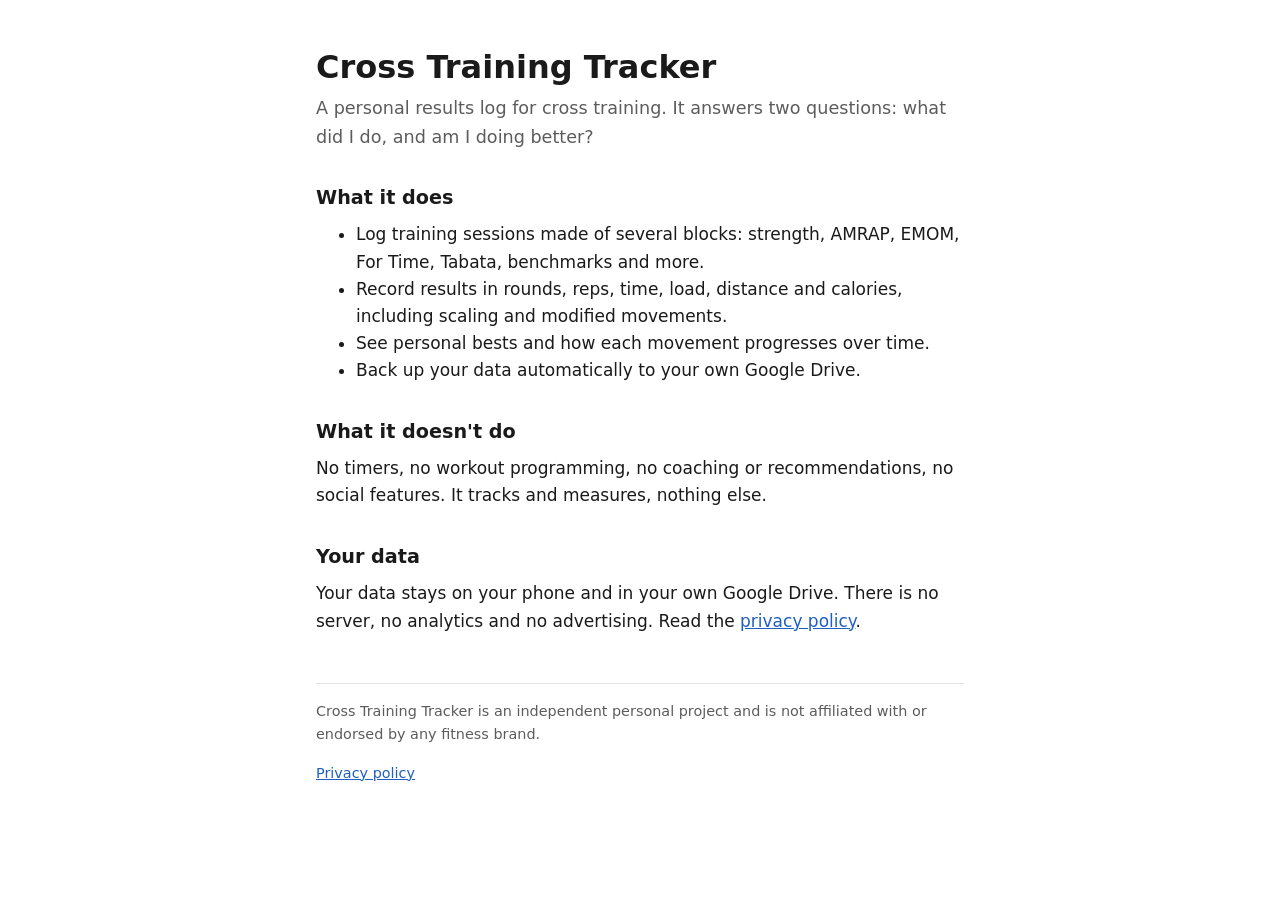
<file: index.html>
<!doctype html>
<html lang="en">
  <head>
    <meta charset="utf-8" />
    <meta name="viewport" content="width=device-width, initial-scale=1" />
    <title>Cross Training Tracker</title>
    <meta name="description" content="A personal results log for cross training workouts." />
    <link rel="stylesheet" href="style.css" />
  </head>
  <body>
    <main>
      <h1>Cross Training Tracker</h1>
      <p class="lead">A personal results log for cross training. It answers two questions: what did I do, and am I doing better?</p>

      <h2>What it does</h2>
      <ul>
        <li>Log training sessions made of several blocks: strength, AMRAP, EMOM, For Time, Tabata, benchmarks and more.</li>
        <li>Record results in rounds, reps, time, load, distance and calories, including scaling and modified movements.</li>
        <li>See personal bests and how each movement progresses over time.</li>
        <li>Back up your data automatically to your own Google Drive.</li>
      </ul>

      <h2>What it doesn't do</h2>
      <p>No timers, no workout programming, no coaching or recommendations, no social features. It tracks and measures, nothing else.</p>

      <h2>Your data</h2>
      <p>Your data stays on your phone and in your own Google Drive. There is no server, no analytics and no advertising. Read the <a href="privacy.html">privacy policy</a>.</p>

      <footer>
        <p>Cross Training Tracker is an independent personal project and is not affiliated with or endorsed by any fitness brand.</p>
        <p><a href="privacy.html">Privacy policy</a></p>
      </footer>
    </main>
  </body>
</html>
</file>
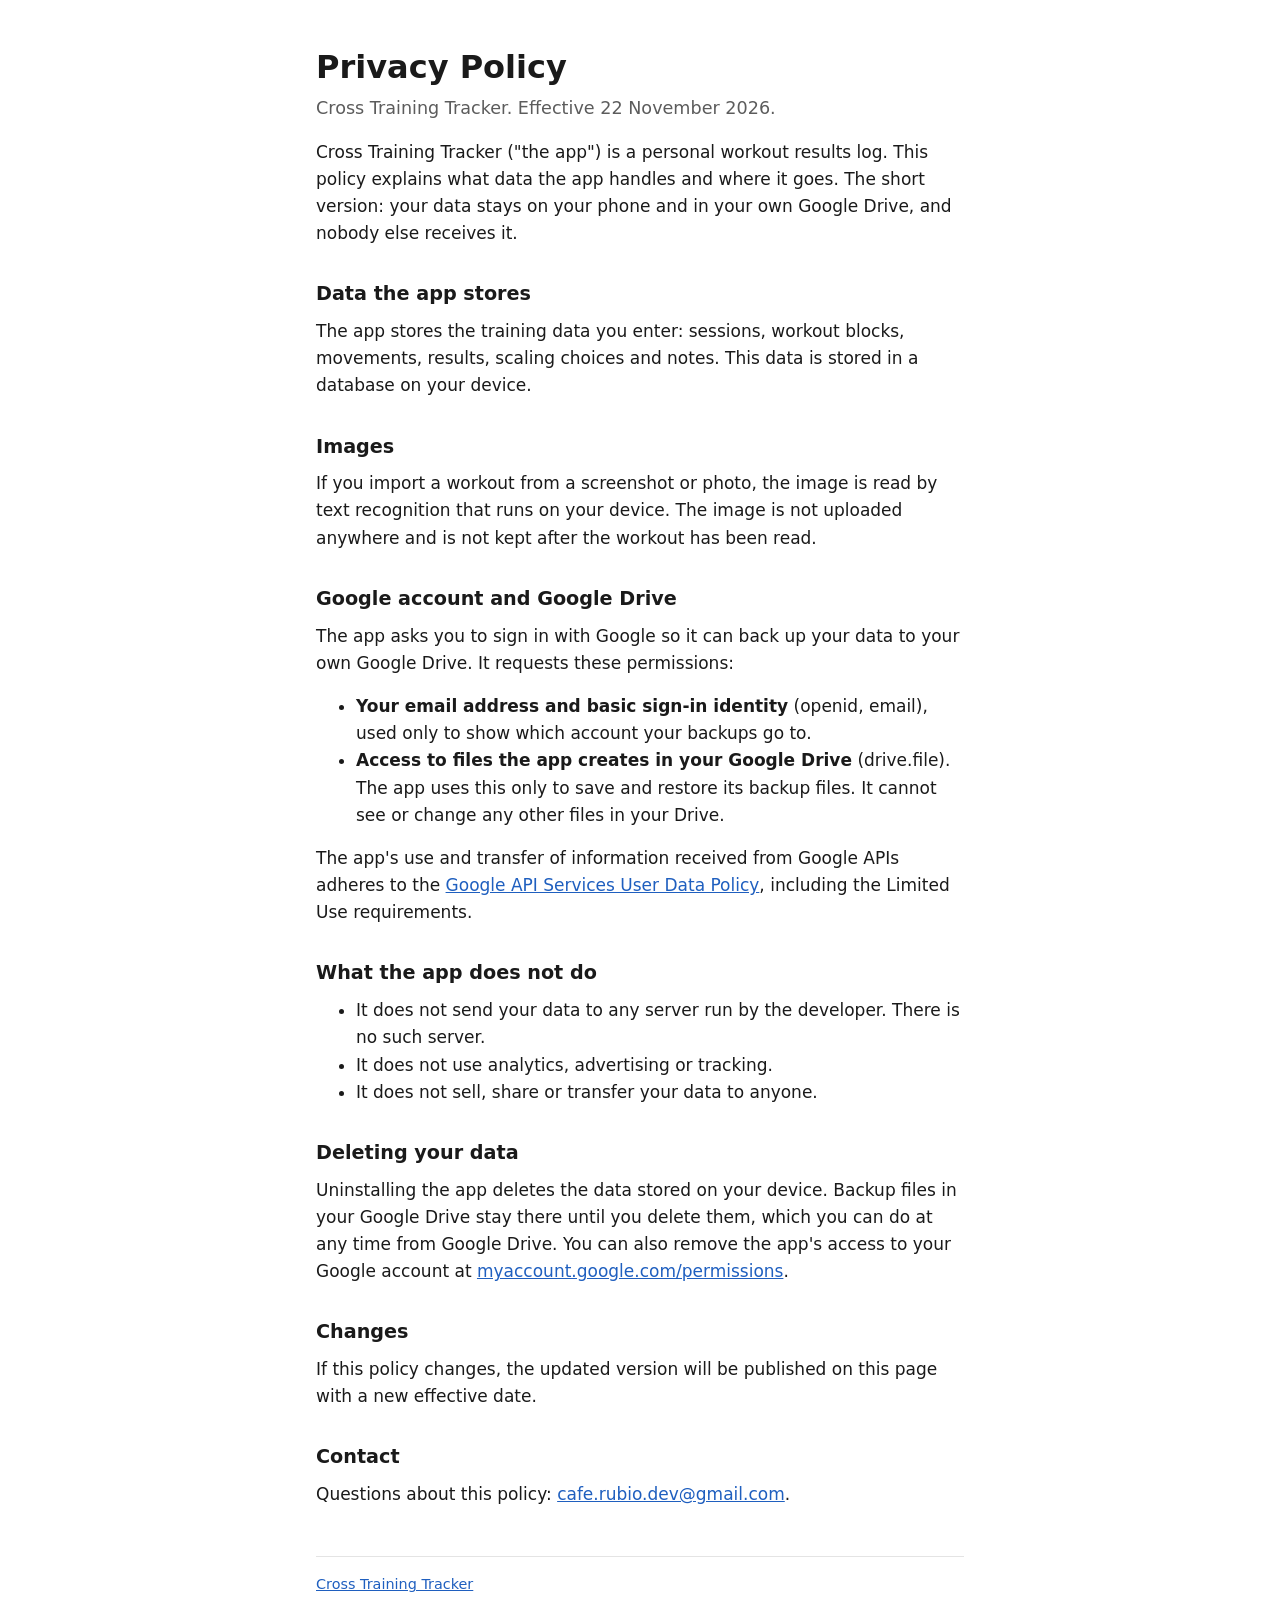
<file: privacy.html>
<!doctype html>
<html lang="en">
  <head>
    <meta charset="utf-8" />
    <meta name="viewport" content="width=device-width, initial-scale=1" />
    <title>Privacy Policy</title>
    <meta name="description" content="Privacy policy for the Cross Training Tracker app." />
    <link rel="stylesheet" href="style.css" />
  </head>
  <body>
    <main>
      <h1>Privacy Policy</h1>
      <p class="lead">Cross Training Tracker. Effective 22 November 2026.</p>

      <p>Cross Training Tracker ("the app") is a personal workout results log. This policy explains what data the app handles and where it goes. The short version: your data stays on your phone and in your own Google Drive, and nobody else receives it.</p>

      <h2>Data the app stores</h2>
      <p>The app stores the training data you enter: sessions, workout blocks, movements, results, scaling choices and notes. This data is stored in a database on your device.</p>

      <h2>Images</h2>
      <p>If you import a workout from a screenshot or photo, the image is read by text recognition that runs on your device. The image is not uploaded anywhere and is not kept after the workout has been read.</p>

      <h2>Google account and Google Drive</h2>
      <p>The app asks you to sign in with Google so it can back up your data to your own Google Drive. It requests these permissions:</p>
      <ul>
        <li><strong>Your email address and basic sign-in identity</strong> (openid, email), used only to show which account your backups go to.</li>
        <li><strong>Access to files the app creates in your Google Drive</strong> (drive.file). The app uses this only to save and restore its backup files. It cannot see or change any other files in your Drive.</li>
      </ul>
      <p>The app's use and transfer of information received from Google APIs adheres to the <a href="https://developers.google.com/terms/api-services-user-data-policy">Google API Services User Data Policy</a>, including the Limited Use requirements.</p>

      <h2>What the app does not do</h2>
      <ul>
        <li>It does not send your data to any server run by the developer. There is no such server.</li>
        <li>It does not use analytics, advertising or tracking.</li>
        <li>It does not sell, share or transfer your data to anyone.</li>
      </ul>

      <h2>Deleting your data</h2>
      <p>Uninstalling the app deletes the data stored on your device. Backup files in your Google Drive stay there until you delete them, which you can do at any time from Google Drive. You can also remove the app's access to your Google account at <a href="https://myaccount.google.com/permissions">myaccount.google.com/permissions</a>.</p>

      <h2>Changes</h2>
      <p>If this policy changes, the updated version will be published on this page with a new effective date.</p>

      <h2>Contact</h2>
      <p>Questions about this policy: <a href="mailto:cafe.rubio.dev@gmail.com">cafe.rubio.dev@gmail.com</a>.</p>

      <footer>
        <p><a href="index.html">Cross Training Tracker</a></p>
      </footer>
    </main>
  </body>
</html>
</file>
<file: style.css>
:root {
  --bg: #ffffff;
  --text: #1a1a1a;
  --muted: #5c5c5c;
  --link: #1f5fbf;
  --rule: #e4e4e4;
}

@media (prefers-color-scheme: dark) {
  :root {
    --bg: #121212;
    --text: #ececec;
    --muted: #a3a3a3;
    --link: #8ab4f8;
    --rule: #2c2c2c;
  }
}

* {
  box-sizing: border-box;
}

body {
  margin: 0;
  background: var(--bg);
  color: var(--text);
  font: 17px/1.6 system-ui, -apple-system, 'Segoe UI', Roboto, sans-serif;
}

main {
  max-width: 680px;
  margin: 0 auto;
  padding: 48px 16px 64px;
}

h1 {
  font-size: 2rem;
  line-height: 1.2;
  margin: 0 0 8px;
}

h2 {
  font-size: 1.2rem;
  margin: 32px 0 8px;
}

p,
ul {
  margin: 0 0 16px;
}

a {
  color: var(--link);
}

.lead {
  color: var(--muted);
  font-size: 1.1rem;
}

footer {
  margin-top: 48px;
  padding-top: 16px;
  border-top: 1px solid var(--rule);
  color: var(--muted);
  font-size: 0.9rem;
}
</file>
